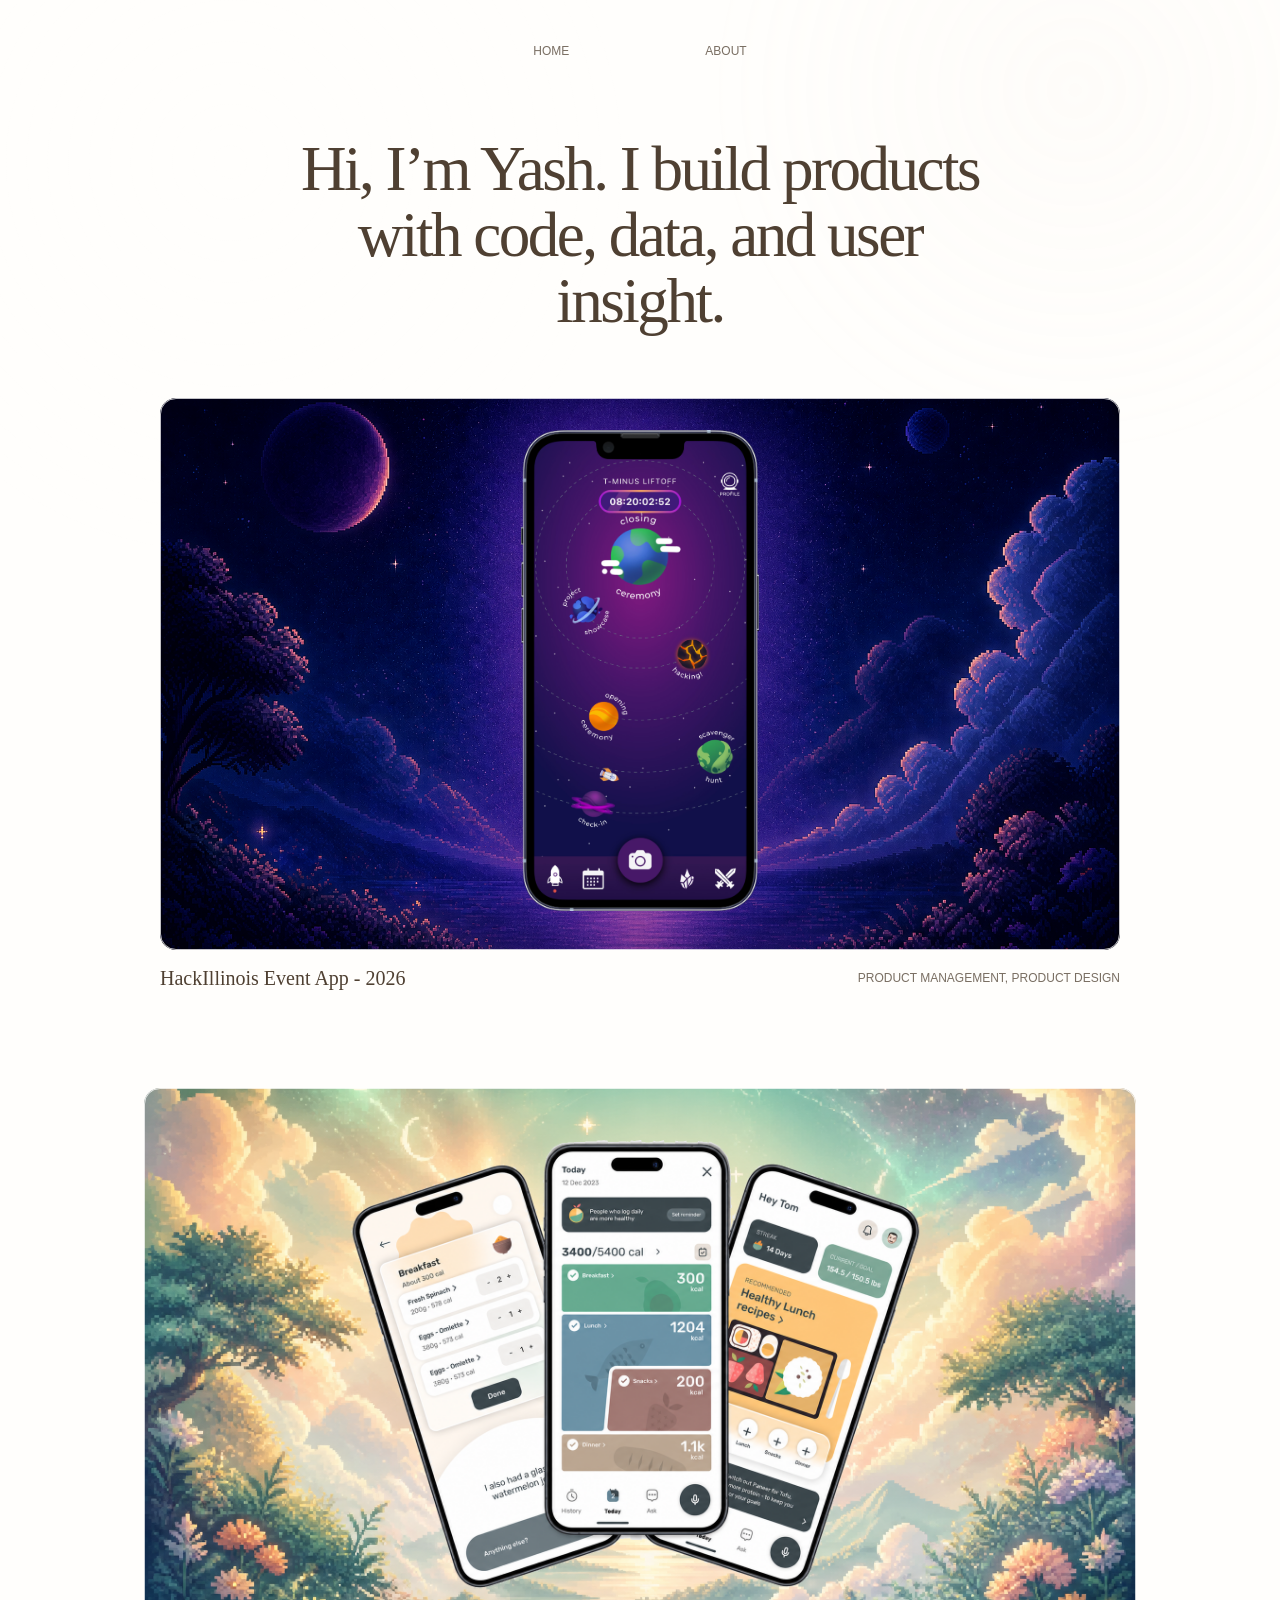
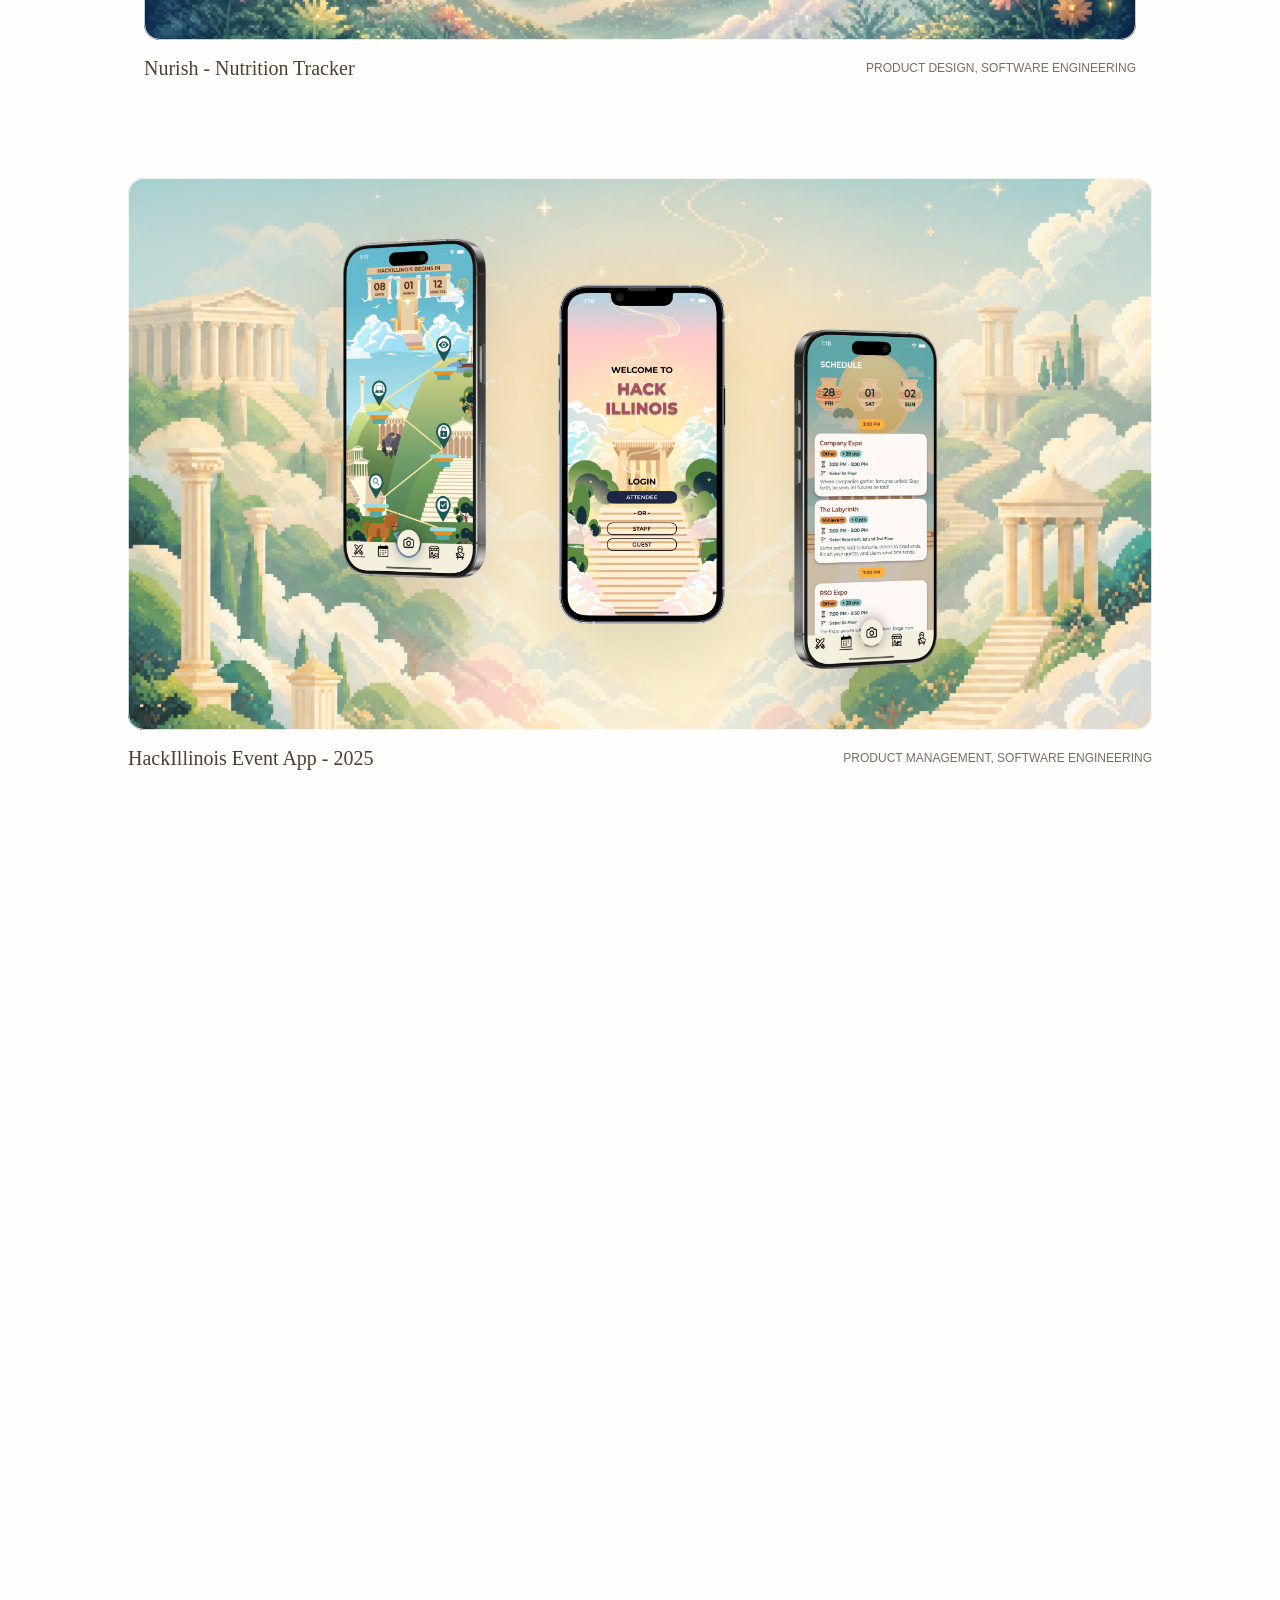
<file: index.html>
<!doctype html>
<html lang="en">
  <head>
    <meta charset="utf-8">
    <meta name="viewport" content="width=device-width, initial-scale=1">
    <meta name="description" content="Portfolio of Yash Jagtap: product management, software engineering, and case studies.">
    <title>Yash Jagtap</title>
    <link rel="stylesheet" href="./styles.css?v=20260816l">
  </head>
  <body class="grain" data-page="home" data-base="">
    <div id="app"></div>
    <script type="module" src="./main.js?v=20260815f"></script>
  </body>
</html>
</file>
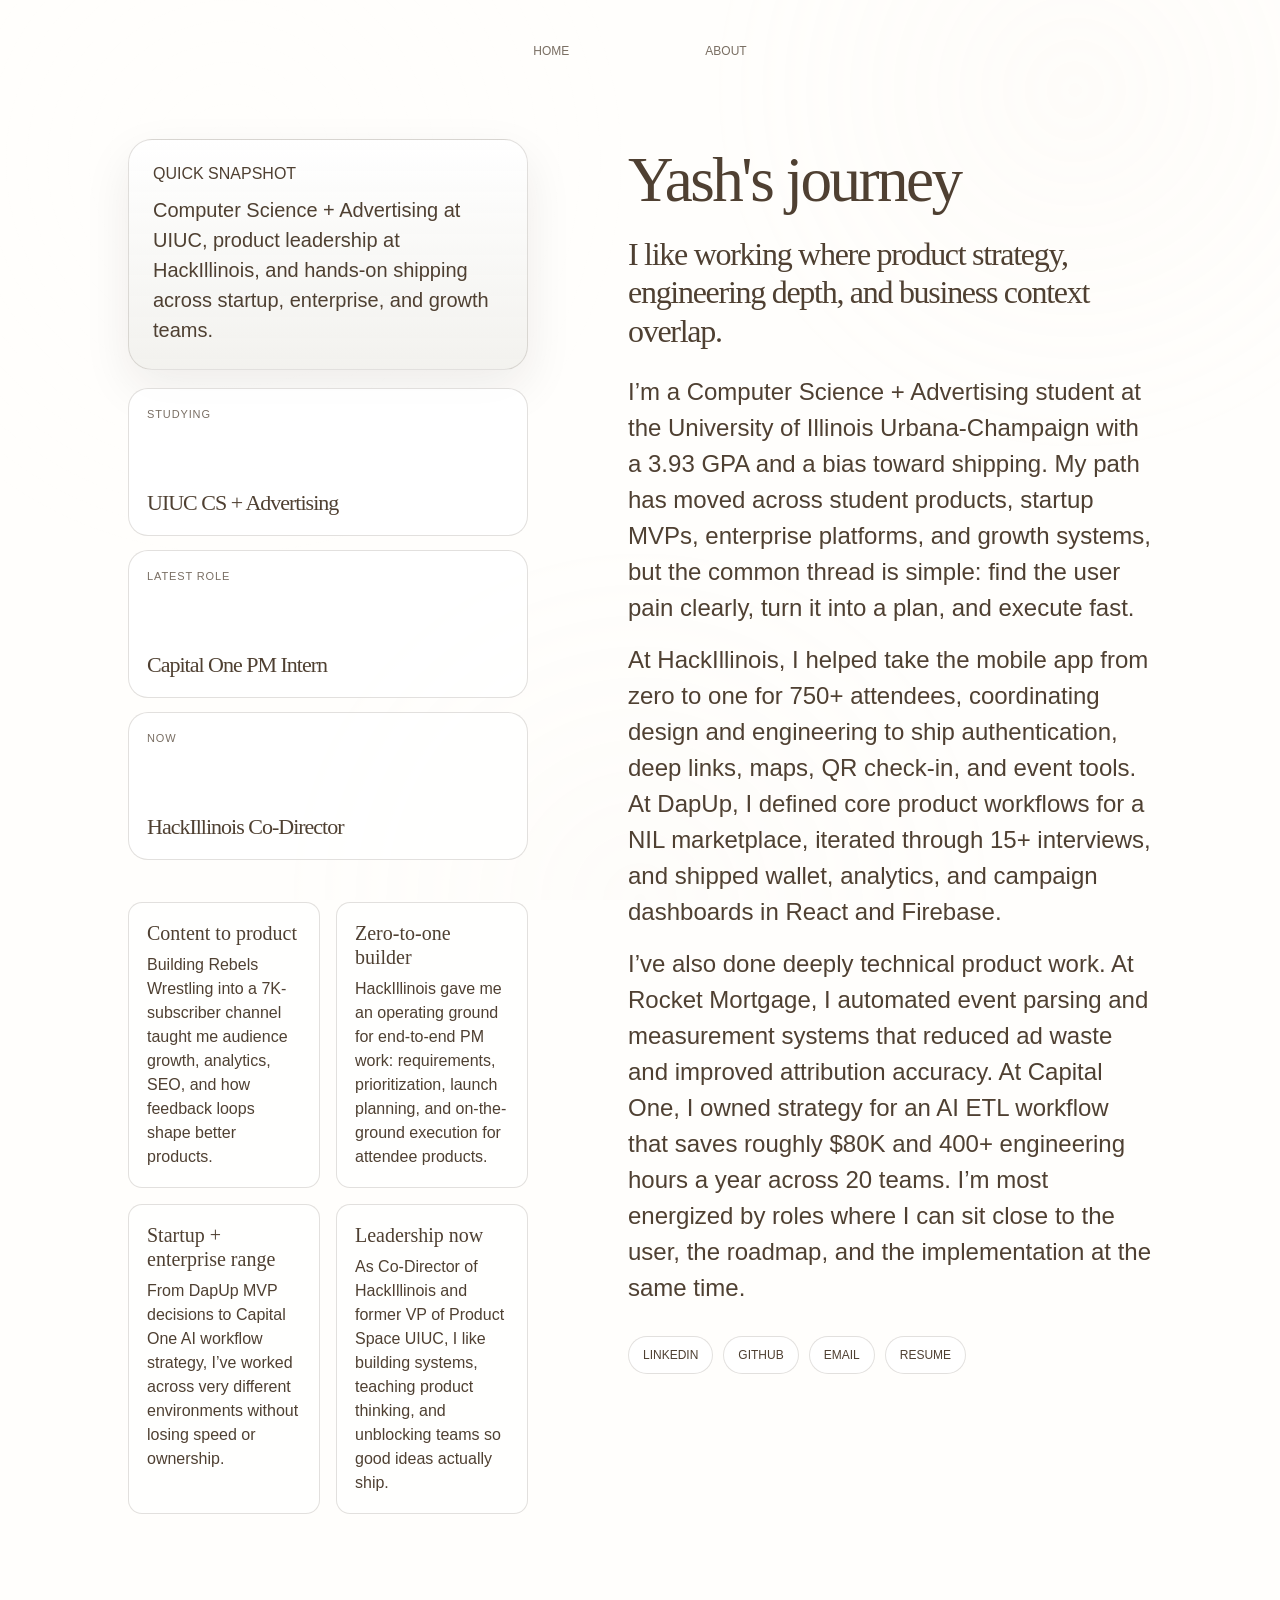
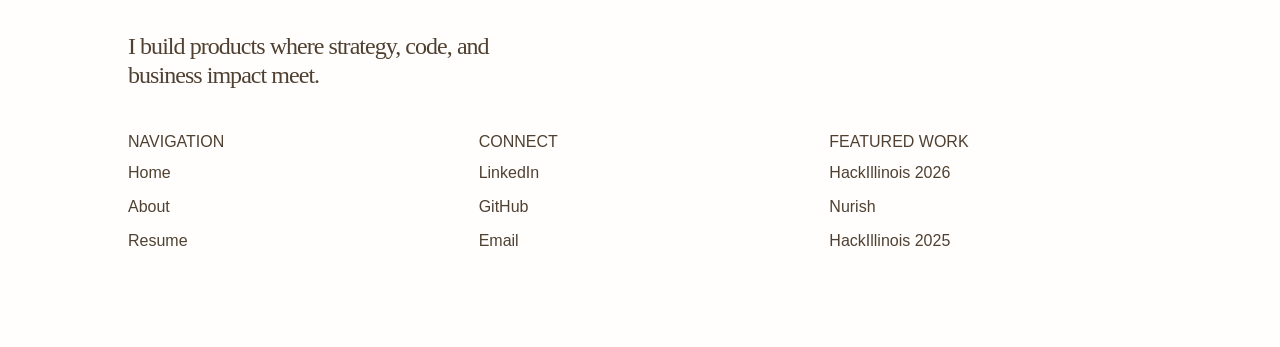
<file: about-frommenu/index.html>
<!doctype html>
<html lang="en">
  <head>
    <meta charset="utf-8">
    <meta name="viewport" content="width=device-width, initial-scale=1">
    <meta name="description" content="About Yash Jagtap's career journey across product, engineering, and leadership.">
    <title>Yash Jagtap</title>
    <link rel="stylesheet" href="../styles.css?v=20260816l">
  </head>
  <body class="grain" data-page="about-frommenu" data-base="../">
    <div id="app"></div>
    <script type="module" src="../main.js?v=20260815f"></script>
  </body>
</html>
</file>
<file: styles.css>
@font-face {
  font-family: "Reckless Regular";
  src: url("https://framerusercontent.com/assets/4McSloZJjdLepIIy4xudCRXB8.woff2");
  font-display: swap;
  font-style: normal;
  font-weight: 400;
}

@font-face {
  font-family: "Reckless Medium";
  src: url("https://framerusercontent.com/assets/4RoTvDJjCFJZCKPDa9glf3Ts.woff2");
  font-display: swap;
  font-style: normal;
  font-weight: 500;
}

@font-face {
  font-family: "Test Tiempos Text Regular";
  src: url("https://framerusercontent.com/assets/Yl84pgtwGlG6wNalTg1LJP6WfQ.woff2");
  font-display: swap;
  font-style: normal;
  font-weight: 400;
}

@font-face {
  font-family: "Test Tiempos Text Medium";
  src: url("https://framerusercontent.com/assets/IA01Z8mh2EoJ1iLLTWdf6kdqEbA.woff2");
  font-display: swap;
  font-style: normal;
  font-weight: 500;
}

@font-face {
  font-family: "Test Tiempos Fine Medium";
  src: url("https://framerusercontent.com/assets/b8La2ddrTt3kNdbJnJvM0shA.woff2");
  font-display: swap;
  font-style: normal;
  font-weight: 500;
}

@font-face {
  font-family: "Graphik Regular";
  src: url("https://framerusercontent.com/assets/j6qvQRNGEtVcz6veUbhy3Htq04.woff2");
  font-display: swap;
  font-style: normal;
  font-weight: 400;
}

:root {
  --bg: #fffefc;
  --case-bg: #fbfbf8;
  --text: #4f4032;
  --text-soft: rgba(79, 64, 50, 0.76);
  --line: rgba(79, 64, 50, 0.16);
  --line-strong: rgba(79, 64, 50, 0.32);
  --shadow-soft: 0 20px 50px rgba(20, 17, 12, 0.08);
  --desktop-width: 1024px;
  --case-width: 1200px;
  --nav-gap: 136px;
  --rail-width: 265px;
  --copy-width: 867px;
  --stack-exit-space: max(44vh, 420px);
}

html {
  scroll-behavior: smooth;
}

body {
  margin: 0;
  min-height: 100vh;
  background: var(--bg);
  color: var(--text);
  font-family: "Graphik Regular", sans-serif;
  text-rendering: auto;
  -webkit-font-smoothing: antialiased;
  -moz-osx-font-smoothing: grayscale;
}

* {
  box-sizing: border-box;
}

img,
video {
  display: block;
  max-width: 100%;
}

a {
  color: inherit;
  text-decoration: none;
}

button,
input,
textarea,
select {
  font: inherit;
}

.grain::before {
  content: "";
  position: fixed;
  inset: 0;
  pointer-events: none;
  opacity: 0.12;
  background-image:
    radial-gradient(circle at 18% 18%, rgba(255, 255, 255, 0.62), transparent 32%),
    radial-gradient(circle at 84% 10%, rgba(240, 229, 215, 0.54), transparent 28%),
    radial-gradient(circle at 50% 100%, rgba(230, 220, 204, 0.38), transparent 34%);
  z-index: 0;
}

body[data-page$="-fromhome"],
body[data-page$="-fromreel"],
body[data-page="play-case-study"] {
  background: var(--case-bg);
}

body[data-page$="-fromhome"].grain::before,
body[data-page$="-fromreel"].grain::before,
body[data-page="play-case-study"].grain::before {
  opacity: 0.05;
}

.page {
  position: relative;
  overflow-x: clip;
}

/* Safari can jitter sticky descendants inside an overflow-clipped ancestor. */
.page--home {
  overflow-x: visible;
}

.shell {
  position: relative;
  z-index: 1;
}

.site-header {
  position: relative;
  z-index: 4;
  width: 100%;
  padding-top: 35px;
}

.site-header--overlay {
  position: absolute;
  inset: 0 0 auto;
  padding-top: 22px;
}

.brand-mobile {
  display: none;
  margin-left: 23px;
  font-family: "Reckless Regular", serif;
  font-size: 2.25rem;
  line-height: 1;
  letter-spacing: -0.05em;
}

.top-nav {
  display: flex;
  justify-content: center;
  align-items: center;
  gap: var(--nav-gap);
}

.top-nav a {
  position: relative;
  display: inline-block;
  padding: 10px 0;
  font-family: "Graphik Regular", sans-serif;
  font-size: 12px;
  line-height: 12px;
  color: var(--text-soft);
  transition: color 180ms ease;
}

.top-nav a::after {
  content: "";
  position: absolute;
  left: 0;
  right: 0;
  bottom: -3px;
  height: 1px;
  background: currentColor;
  transform: scaleX(0);
  transform-origin: center;
  transition: transform 180ms ease;
}

.top-nav a:hover {
  color: var(--text);
}

.top-nav a:hover::after {
  transform: scaleX(1);
}

.site-header--overlay .top-nav a {
  color: rgba(255, 255, 255, 0.82);
}

.site-header--overlay .top-nav a:hover {
  color: #ffffff;
}

.hero--home,
.motion-hero,
.page-section,
.footer-cta,
.about-stage {
  width: min(var(--desktop-width), calc(100vw - 256px));
  margin-inline: auto;
}

.hero--home {
  margin-top: 69px;
  text-align: center;
}

.hero--home h1 {
  width: 720px;
  max-width: 100%;
  margin: 0 auto;
  font-family: "Reckless Regular", serif;
  font-size: 63.11px;
  line-height: 66px;
  letter-spacing: -2.5244px;
  font-weight: 400;
}

.stack-lg {
  display: grid;
  gap: 98px;
  margin-top: 64px;
}

.page--home .stack-lg {
  width: min(80vw, 1200px);
  margin-inline: auto;
}

.project-stack {
  position: relative;
  isolation: isolate;
}

.project-stack::after {
  content: "";
  display: block;
  height: var(--stack-exit-space);
}

.project-card {
  display: grid;
  gap: 16px;
}

.project-card--stack {
  position: sticky;
  top: var(--stack-top, 80px);
  z-index: calc(10 + var(--stack-index, 0));
  width: calc(100% - var(--stack-inset, 0px) - var(--stack-inset, 0px));
  margin-inline: auto;
  background: var(--bg);
  border-radius: 16px 16px 0 0;
}

.project-link {
  display: grid;
  gap: 16px;
}

.project-card--stack .project-link {
  position: relative;
  transform-origin: center;
  transition: transform 260ms ease;
}

.project-card--stack .project-link:hover {
  transform: scale(1.012);
}

.project-stack.is-hover-suspended .project-link:hover {
  transform: none;
}

.project-action {
  position: absolute;
  top: 18px;
  right: 18px;
  z-index: 2;
  display: grid;
  width: 52px;
  height: 52px;
  place-items: center;
  border-radius: 14px;
  background: rgba(255, 255, 255, 0.96);
  box-shadow: 0 8px 20px rgba(20, 17, 12, 0.14);
  color: var(--text);
  font-size: 29px;
  line-height: 1;
  opacity: 0;
  pointer-events: none;
  transform: translateY(8px) scale(0.94);
  transition:
    opacity 180ms ease,
    transform 260ms cubic-bezier(0.16, 1, 0.3, 1);
}

.project-card--stack .project-link:hover .project-action,
.project-card--stack .project-link:focus-visible .project-action {
  opacity: 1;
  transform: translateY(0) scale(1);
}

.project-stack.is-hover-suspended .project-link:hover .project-action {
  opacity: 0;
  transform: translateY(8px) scale(0.94);
}

.project-visual {
  position: relative;
  overflow: hidden;
  border-radius: 16px;
  background: #ebe6dd;
  transition: transform 260ms ease;
}

.project-card--stack .project-visual::after {
  content: "";
  position: absolute;
  inset: 0;
  border: 1px solid rgba(255, 255, 255, 0.76);
  border-radius: inherit;
  pointer-events: none;
}

.project-link:hover .project-visual {
  transform: translateY(-4px);
}

.project-card--stack .project-link:hover .project-visual {
  transform: none;
}

.project-meta {
  display: flex;
  justify-content: space-between;
  align-items: center;
  gap: 22px;
}

.project-title {
  max-width: 448px;
  font-family: "Reckless Medium", serif;
  font-size: 20px;
  line-height: 24px;
  font-weight: 500;
}

.project-kicker {
  font-size: 12px;
  line-height: 14px;
  color: var(--text-soft);
  text-transform: uppercase;
  text-align: right;
}

.visual-landscape {
  aspect-ratio: auto;
  height: 552px;
  overflow: visible;
  background: transparent;
}

.project-visual__core {
  position: relative;
  width: 100%;
  height: 100%;
  overflow: hidden;
  border-radius: 16px;
}

.visual-landscape > img:first-child,
.visual-landscape > video:first-child,
.project-visual__core > img:first-child,
.project-visual__core > video:first-child {
  width: 100%;
  height: 100%;
  object-fit: cover;
}

.phone-stage {
  position: absolute;
  inset: 54px auto auto 50%;
  width: 250px;
  transform: translateX(-50%);
}

.phone-stage__image {
  display: block;
  width: 100%;
  height: auto;
}

.visual-landscape .phone-stage {
  inset: 32px auto auto 50%;
  width: 238px;
  transform: translateX(-50%);
}

.visual-landscape .phone-stage--wide {
  inset: 52px auto auto 50%;
  width: 79.1%;
  max-width: 1215px;
}

.visual-landscape .phone-stage--play {
  inset: auto;
  top: 50%;
  left: 50%;
  width: 58%;
  max-width: 700px;
  transform: translate(-50%, -50%);
}

.visual-landscape .phone-stage--play .phone-stage__image {
  filter: drop-shadow(0 28px 36px rgba(52, 42, 26, 0.16));
}

.project-reel {
  position: absolute;
  top: 155px;
  right: -80px;
  width: 109px;
  height: 194px;
  z-index: 2;
}

.project-reel video {
  width: 100%;
  height: 100%;
  object-fit: cover;
}

.visual-float {
  min-height: 552px;
  display: grid;
  place-items: center;
  background: transparent;
}

.visual-float .phone-stage {
  position: static;
  inset: auto;
  width: 246px;
  transform: none;
}

.triptych {
  min-height: 552px;
  padding: 28px 58px 0;
  display: flex;
  justify-content: center;
  align-items: flex-end;
  gap: 26px;
}

.device-frame {
  position: relative;
  width: 282px;
  aspect-ratio: 0.482;
  padding: 11px;
  border-radius: 42px;
  background: #111314;
  box-shadow: 0 16px 36px rgba(0, 0, 0, 0.26);
  overflow: hidden;
}

.device-frame::before {
  content: "";
  position: absolute;
  top: 10px;
  left: 50%;
  width: 112px;
  height: 28px;
  transform: translateX(-50%);
  border-radius: 999px;
  background: #080909;
  z-index: 2;
}

.device-frame img,
.device-frame video {
  width: 100%;
  height: 100%;
  object-fit: cover;
  border-radius: 32px;
}

.device-frame--compact {
  width: 100%;
  padding: 10px;
  border-radius: 38px;
}

.device-frame--compact::before {
  top: 9px;
  width: 108px;
  height: 26px;
}

.device-frame--compact img,
.device-frame--compact video {
  border-radius: 29px;
}

.triptych .device-frame--compact {
  width: 238px;
}

.motion-hero {
  margin-top: 69px;
  text-align: center;
}

.motion-hero h1 {
  margin: 0;
  font-family: "Reckless Medium", serif;
  font-size: 32px;
  line-height: 38.4px;
  letter-spacing: -1.28px;
  font-weight: 500;
}

.motion-hero p {
  margin: 4px 0 0;
  font-size: 24px;
  line-height: 36px;
  color: var(--text);
}

.motion-canvas {
  margin-top: 52px;
  padding: 16px 16px 108px;
  border-radius: 16px;
  background: var(--canvas-tone);
  min-height: 1120px;
}

.motion-window {
  border-radius: 18px;
  overflow: hidden;
  background: var(--frame-tone);
  box-shadow: 0 18px 44px rgba(45, 28, 58, 0.12);
}

.motion-window video {
  width: 100%;
  height: 100%;
  object-fit: cover;
}

.motion-window--primary {
  width: 604px;
  margin: 62px auto 0;
}

.motion-window--primary video {
  aspect-ratio: 604 / 348;
}

.motion-window-row {
  display: grid;
  grid-template-columns: 1fr 1fr;
  gap: 24px;
  width: 864px;
  margin: 28px auto 0;
}

.motion-window--secondary video,
.motion-window--tertiary video {
  aspect-ratio: 420 / 294;
}

.about-stage {
  display: grid;
  grid-template-columns: 400px 524px;
  gap: 100px;
  margin-top: 72px;
}

.about-left {
  display: grid;
  align-content: start;
  gap: 18px;
}

.about-summary-card {
  padding: 24px;
  border: 1px solid var(--line);
  border-radius: 24px;
  background: linear-gradient(180deg, rgba(255, 255, 255, 0.92), rgba(241, 240, 236, 0.88));
  box-shadow: 0 18px 48px rgba(42, 30, 20, 0.08);
}

.about-summary-card p {
  margin: 12px 0 0;
  font-size: 20px;
  line-height: 30px;
}

.about-badges {
  display: grid;
  grid-template-columns: 1fr;
  gap: 14px;
}

.about-badge {
  display: grid;
  align-content: space-between;
  gap: 18px;
  min-height: 148px;
  padding: 18px;
  border: 1px solid var(--line);
  border-radius: 20px;
  background: rgba(255, 255, 255, 0.78);
}

.about-badge span {
  font-size: 11px;
  line-height: 14px;
  letter-spacing: 0.08em;
  text-transform: uppercase;
  color: var(--text-soft);
}

.about-badge__value {
  font-family: "Reckless Medium", serif;
  font-size: 22px;
  line-height: 28px;
  letter-spacing: -1px;
}

.about-journey {
  margin-top: 2px;
}

.about-right {
  display: grid;
  align-content: start;
}

.about-right h1 {
  margin: 8px 0 0;
  font-family: "Reckless Regular", serif;
  font-size: 63.11px;
  line-height: 66px;
  letter-spacing: -2.5244px;
  font-weight: 400;
}

.about-intro {
  margin: 22px 0 0;
  font-family: "Reckless Medium", serif;
  font-size: 32px;
  line-height: 38.4px;
  letter-spacing: -1.28px;
  font-weight: 500;
  color: var(--text);
}

.about-copy {
  display: grid;
  gap: 16px;
  margin-top: 24px;
}

.about-body {
  margin: 0;
  font-size: 24px;
  line-height: 36px;
  color: var(--text);
}

.social-row {
  display: flex;
  flex-wrap: wrap;
  gap: 10px;
  margin-top: 30px;
}

.social-row a,
.pill-link {
  display: inline-flex;
  align-items: center;
  min-height: 38px;
  padding: 0 14px;
  border: 1px solid var(--line);
  border-radius: 999px;
  background: rgba(255, 255, 255, 0.86);
  font-size: 12px;
  text-transform: uppercase;
  transition:
    transform 180ms ease,
    border-color 180ms ease;
}

.social-row a:hover,
.pill-link:hover {
  transform: translateY(-2px);
  border-color: var(--line-strong);
}

.case-splash {
  position: relative;
  min-height: 818px;
  background-image: linear-gradient(var(--hero-overlay), var(--hero-overlay)), var(--hero-bg);
  background-size: cover;
  background-position: center;
  overflow: hidden;
}

.case-splash__surface {
  position: relative;
  width: 1280px;
  height: 818px;
  margin: 0 auto;
}

.case-crop {
  position: absolute;
  left: var(--crop-x);
  top: var(--crop-y);
  width: var(--crop-w);
  height: var(--crop-h);
  border-radius: 44px;
  overflow: hidden;
  background-image: var(--crop-image);
  background-repeat: no-repeat;
  background-size: 1280px 720px;
  background-position: calc(-1 * var(--crop-x)) calc(-1 * var(--crop-y));
}

.case-wrap {
  width: min(var(--case-width), calc(100vw - 48px));
  margin: 0 auto;
  padding: 24px 24px 0;
}

.case-overview,
.detail-section {
  display: grid;
  grid-template-columns: var(--rail-width) minmax(0, var(--copy-width));
  gap: 20px;
}

.detail-section {
  margin-top: 0;
}

.case-overview + .detail-section {
  margin-top: 60px;
}

.detail-section + .detail-section {
  margin-top: 60px;
}

.case-sidebar__group {
  position: sticky;
  top: 0;
  display: block;
}

.back-link:hover,
.case-nav a:hover {
  color: var(--text);
}

.back-link {
  display: inline-flex;
  align-items: center;
  width: 100%;
  gap: 10px;
  margin-top: 12px;
  margin-bottom: 16px;
  font-size: 16px;
  line-height: 24px;
  text-transform: uppercase;
  color: var(--text);
}

.back-link__arrow {
  font-size: 20px;
  line-height: 1;
}

.case-sidebar__title {
  margin: 0;
  color: var(--text);
  font-size: 24px;
  line-height: 28.8px;
  letter-spacing: -0.96px;
  font-weight: 500;
}

.case-sidebar__title--tiempos-text {
  font-family: "Test Tiempos Text Medium", serif;
}

.case-sidebar__title--tiempos-fine {
  font-family: "Test Tiempos Fine Medium", serif;
}

.case-sidebar__title + .case-nav {
  margin-top: 28px;
}

.case-nav {
  display: grid;
  gap: 0;
}

.case-nav a {
  display: flex;
  align-items: flex-start;
  width: 100%;
  min-height: 40px;
  padding: 8px 0;
  font-size: 16px;
  line-height: 24px;
  letter-spacing: 0.64px;
  text-transform: uppercase;
  color: #878787;
}

.case-nav a.is-active,
.case-nav a:hover {
  color: #000000;
}

.case-overview .case-main {
  padding-top: 16px;
}

.case-main h2,
.detail-text h3 {
  margin: 4px 0 0;
  font-family: "Reckless Medium", serif;
  font-size: 32px;
  line-height: 38.4px;
  letter-spacing: -1.28px;
  font-weight: 500;
  color: var(--text);
}

.case-summary,
.meta-value,
.quote-card p,
.journey-card p,
.style-chip p,
.solution-card p,
.takeaway-card p {
  margin: 0;
  font-size: 16px;
  line-height: 24px;
  color: var(--text);
}

.case-summary {
  margin-top: 16px;
}

.detail-text p,
.detail-panel p {
  margin: 16px 0 0;
  font-size: 16px;
  line-height: 24px;
  color: var(--text);
}

.meta-grid {
  display: grid;
  grid-template-columns: repeat(4, minmax(0, 1fr));
  gap: 20px 24px;
  margin-top: 14px;
  padding: 10px 0 0;
}

.meta-item {
  display: grid;
  gap: 4px;
  align-content: start;
}

.meta-term {
  font-size: 12px;
  line-height: 18px;
  text-transform: uppercase;
  color: var(--text);
}

.meta-value {
  color: var(--text);
}

.meta-lines {
  display: grid;
  gap: 4px;
}

.meta-lines > div {
  line-height: 24px;
}

.detail-rail {
  position: relative;
}

.sticky-kicker {
  position: sticky;
  top: 0;
}

.section-label,
.sticky-kicker,
.footer-title {
  font-size: 16px;
  line-height: 19.2px;
  text-transform: uppercase;
  color: var(--text);
}

.detail-text .section-label {
  margin-bottom: 0;
}

.detail-panel {
  padding: 16px;
  border-radius: 8px;
  background: #f2f2f2;
}

.detail-text--panel h3 {
  margin-top: 4px;
}

.insight-grid,
.journey-grid,
.style-grid,
.solution-grid,
.takeaway-grid {
  display: grid;
  gap: 16px;
  margin-top: 24px;
}

.insight-grid,
.solution-grid {
  grid-template-columns: repeat(3, minmax(0, 1fr));
}

.journey-grid,
.style-grid {
  grid-template-columns: repeat(2, minmax(0, 1fr));
}

.takeaway-grid {
  grid-template-columns: repeat(2, minmax(0, 1fr));
}

.quote-card,
.journey-card,
.style-chip,
.solution-card,
.takeaway-card {
  padding: 18px;
  border: 1px solid var(--line);
  border-radius: 14px;
  background: rgba(255, 255, 255, 0.72);
}

.quote-card h4,
.journey-card h4,
.style-chip h4,
.solution-card h4,
.takeaway-card h4 {
  margin: 0 0 8px;
  font-family: "Reckless Medium", serif;
  font-size: 20px;
  line-height: 24px;
  font-weight: 500;
}

.insight-strip {
  display: grid;
  grid-template-columns: repeat(3, minmax(0, 1fr));
  gap: 16px;
  margin-top: 20px;
}

.insight-tile {
  display: grid;
  grid-template-rows: 216px auto;
  align-content: start;
  gap: 0;
}

.insight-tile__media {
  overflow: hidden;
  height: 216px;
  border-radius: 8px;
  background: #ece7de;
}

.insight-tile__media img {
  width: 100%;
  height: 100%;
  object-fit: cover;
}

.insight-tile__body {
  margin: -6px 0 0;
  font-size: 16px;
  line-height: 22px;
  color: var(--text);
}

.solution-flow {
  display: grid;
  gap: 56px;
  margin-top: 64px;
}

.solution-step,
.solution-sequence {
  display: grid;
  gap: 16px;
}

.solution-step__text {
  display: grid;
  gap: 2px;
  max-width: 1500px;
}

.solution-step__title {
  margin: 0;
  font-size: 24px;
  line-height: 36px;
  font-weight: 400;
  color: var(--text);
}

.solution-step__body {
  margin: 0;
  font-size: 16px;
  line-height: 24px;
  color: var(--text);
}

.solution-step__stage {
  display: flex;
  justify-content: center;
  align-items: center;
  min-height: 444px;
  padding: 12px;
  border-radius: 8px;
  background: #f2f2f2;
  overflow: hidden;
}

.device-frame--solution {
  width: 189px;
  aspect-ratio: 0.472;
  padding: 6px 6px 2px;
  border-radius: 34px;
  background: linear-gradient(180deg, #25282b 0%, #111315 100%);
  box-shadow:
    0 12px 24px rgba(0, 0, 0, 0.2),
    inset 0 1px 0 rgba(255, 255, 255, 0.08),
    inset 0 0 0 1px rgba(255, 255, 255, 0.04);
}

.device-frame--solution::before {
  display: none;
}

.device-frame--solution img {
  object-fit: cover;
  object-position: center;
  border-radius: 28px;
}

.device-frame--solution video {
  object-fit: contain;
  object-position: center top;
  background: #050606;
  border-radius: 28px;
  pointer-events: none;
}

.solution-sequence__strip {
  display: grid;
  grid-template-columns: repeat(3, minmax(0, 1fr));
  gap: 10px;
  margin-top: 4px;
}

.solution-sequence__item {
  margin: 0;
  display: grid;
  justify-items: center;
  gap: 10px;
}

.solution-sequence__label {
  font-size: 16px;
  line-height: 24px;
  color: #8c8c8c;
  text-align: center;
}

.media-grid {
  display: grid;
  grid-template-columns: repeat(12, minmax(0, 1fr));
  gap: 16px;
  margin-top: 26px;
}

.media-card {
  grid-column: span 12;
  overflow: hidden;
  border-radius: 16px;
  background: #ece7de;
}

.media-card img,
.media-card video {
  width: 100%;
  height: 100%;
  object-fit: cover;
}

.media-card.half {
  grid-column: span 6;
}

.media-card.third {
  grid-column: span 4;
}

.media-card--phone {
  max-width: 280px;
  border-radius: 36px;
}

.media-card--phone img,
.media-card--phone video {
  aspect-ratio: 0.482;
}

.footer-cta {
  margin-top: 118px;
  padding-bottom: 94px;
}

.footer-cta h2 {
  max-width: 437px;
  margin: 0;
  font-family: "Reckless Medium", serif;
  font-size: 24px;
  line-height: 28.8px;
  letter-spacing: -0.96px;
  font-weight: 500;
}

.footer-grid {
  display: grid;
  grid-template-columns: repeat(3, minmax(0, 1fr));
  gap: 28px;
  margin-top: 42px;
}

.footer-column {
  display: grid;
  gap: 10px;
  align-content: start;
}

.footer-column a {
  width: fit-content;
  font-size: 16px;
  line-height: 24px;
  color: var(--text);
  transition: transform 160ms ease;
}

.footer-column a:hover {
  transform: translateX(4px);
}

.reveal {
  opacity: 0;
  transform: translateY(20px);
  transition:
    opacity 620ms cubic-bezier(0.16, 1, 0.3, 1),
    transform 620ms cubic-bezier(0.16, 1, 0.3, 1);
  transition-delay: var(--delay, 0ms);
}

.reveal.is-visible {
  opacity: 1;
  transform: translateY(0);
}

@media (max-width: 1100px) {
  :root {
    --desktop-width: 1000px;
    --stack-exit-space: max(38vh, 320px);
  }

  .top-nav {
    gap: 84px;
  }

  .hero--home,
  .motion-hero,
  .page-section,
  .footer-cta,
  .about-stage {
    width: min(var(--desktop-width), calc(100vw - 72px));
  }

  .case-wrap {
    width: calc(100vw - 72px);
    margin-inline: auto;
    padding-inline: 0;
  }

  .case-overview,
  .detail-section {
    grid-template-columns: 220px minmax(0, 1fr);
  }

  .case-splash__devices {
    gap: 18px;
  }

  .device-frame {
    width: 248px;
  }

  .about-stage {
    grid-template-columns: 360px 1fr;
    gap: 52px;
  }

  .solution-step__stage {
    min-height: auto;
    padding: 18px 14px;
  }

  .device-frame--solution {
    width: min(189px, 100%);
  }

  .site-header--overlay {
    padding-top: 18px;
  }

}

@media (max-width: 760px) {
  :root {
    --stack-exit-space: 0px;
  }

  .site-header {
    padding-top: 24px;
  }

  .brand-mobile {
    display: inline-block;
  }

  .top-nav {
    display: none;
  }

  .hero--home,
  .motion-hero,
  .page-section,
  .footer-cta,
  .about-stage,
  .case-wrap {
    width: calc(100vw - 46px);
  }

  .case-wrap {
    padding: 0;
  }

  .site-header--overlay {
    padding-top: 16px;
  }

  .hero--home {
    margin-top: 54px;
  }

  .hero--home h1 {
    font-size: 52px;
    line-height: 53px;
    letter-spacing: -2px;
  }

  .stack-lg {
    gap: 78px;
    margin-top: 52px;
  }

  .page--home .stack-lg {
    width: calc(100vw - 46px);
  }

  .project-stack::after {
    display: none;
  }

  .project-card--stack {
    position: relative;
    top: auto;
    z-index: auto;
    width: 100%;
    margin-inline: 0;
    background: transparent;
  }

  .project-stack .project-card--stack + .project-card--stack {
    margin-top: 0;
  }

  .project-meta {
    flex-direction: column;
    gap: 8px;
  }

  .project-kicker {
    text-align: left;
  }

  .visual-landscape {
    height: auto;
    aspect-ratio: 5 / 6.1;
  }

  .phone-stage {
    inset: 36px auto auto 70%;
    width: 188px;
  }

  .visual-landscape .phone-stage--wide {
    inset: 42px auto auto 50%;
    width: 93%;
    max-width: none;
  }

  .visual-landscape .phone-stage--play {
    inset: auto;
    top: 51%;
    left: 50%;
    width: 96%;
    max-width: none;
    transform: translate(-50%, -50%);
  }

  .visual-float {
    min-height: 470px;
  }

  .visual-float .phone-stage {
    width: 208px;
  }

  .triptych {
    min-height: auto;
    padding: 28px 0 0;
    gap: 10px;
  }

  .triptych .device-frame--compact {
    width: calc((100vw - 84px) / 3);
    min-width: 96px;
    padding: 6px;
    border-radius: 24px;
  }

  .triptych .device-frame--compact::before {
    width: 48px;
    height: 12px;
    top: 6px;
  }

  .triptych .device-frame--compact img,
  .triptych .device-frame--compact video {
    border-radius: 18px;
  }

  .motion-hero {
    margin-top: 54px;
  }

  .motion-hero h1 {
    font-size: 28px;
    line-height: 33.6px;
  }

  .motion-hero p {
    font-size: 18px;
    line-height: 27px;
  }

  .motion-canvas {
    margin-top: 40px;
    min-height: auto;
    padding: 12px 12px 48px;
  }

  .motion-window--primary,
  .motion-window-row {
    width: 100%;
  }

  .motion-window-row {
    grid-template-columns: 1fr;
  }

  .about-stage {
    grid-template-columns: 1fr;
    gap: 34px;
    margin-top: 34px;
  }

  .about-badges {
    grid-template-columns: 1fr;
    gap: 14px;
  }

  .about-right h1 {
    margin-top: 0;
    font-size: 52px;
    line-height: 53px;
    letter-spacing: -2px;
  }

  .about-summary-card p,
  .about-body {
    font-size: 18px;
    line-height: 27px;
  }

  .about-intro {
    font-size: 28px;
    line-height: 33.6px;
  }

  .case-splash {
    min-height: 640px;
  }

  .case-splash__surface {
    width: 100%;
    height: 640px;
    transform: scale(0.58);
    transform-origin: top center;
  }

  .case-wrap {
    margin: 34px auto 0;
  }

  .case-overview,
  .detail-section {
    grid-template-columns: 1fr;
    gap: 16px;
  }

  .case-sidebar__group,
  .sticky-kicker {
    position: static;
  }

  .insight-strip,
  .meta-grid,
  .insight-grid,
  .journey-grid,
  .style-grid,
  .solution-grid,
  .takeaway-grid {
    grid-template-columns: 1fr;
  }

  .insight-tile__body {
    font-size: 16px;
    line-height: 24px;
    letter-spacing: 0;
  }

  .solution-flow {
    gap: 52px;
    margin-top: 56px;
  }

  .solution-step__title {
    font-size: 20px;
    line-height: 30px;
  }

  .solution-step__stage {
    min-height: auto;
    padding: 16px 10px;
  }

  .device-frame--solution {
    width: min(188px, 100%);
    padding: 4px 4px 2px;
  }

  .solution-sequence__strip {
    grid-template-columns: 1fr;
    gap: 20px;
  }

  .media-card.half,
  .media-card.third {
    grid-column: span 12;
  }

  .footer-cta {
    margin-top: 88px;
    padding-bottom: 70px;
  }

  .footer-grid {
    grid-template-columns: 1fr;
    gap: 22px;
  }
}
</file>
